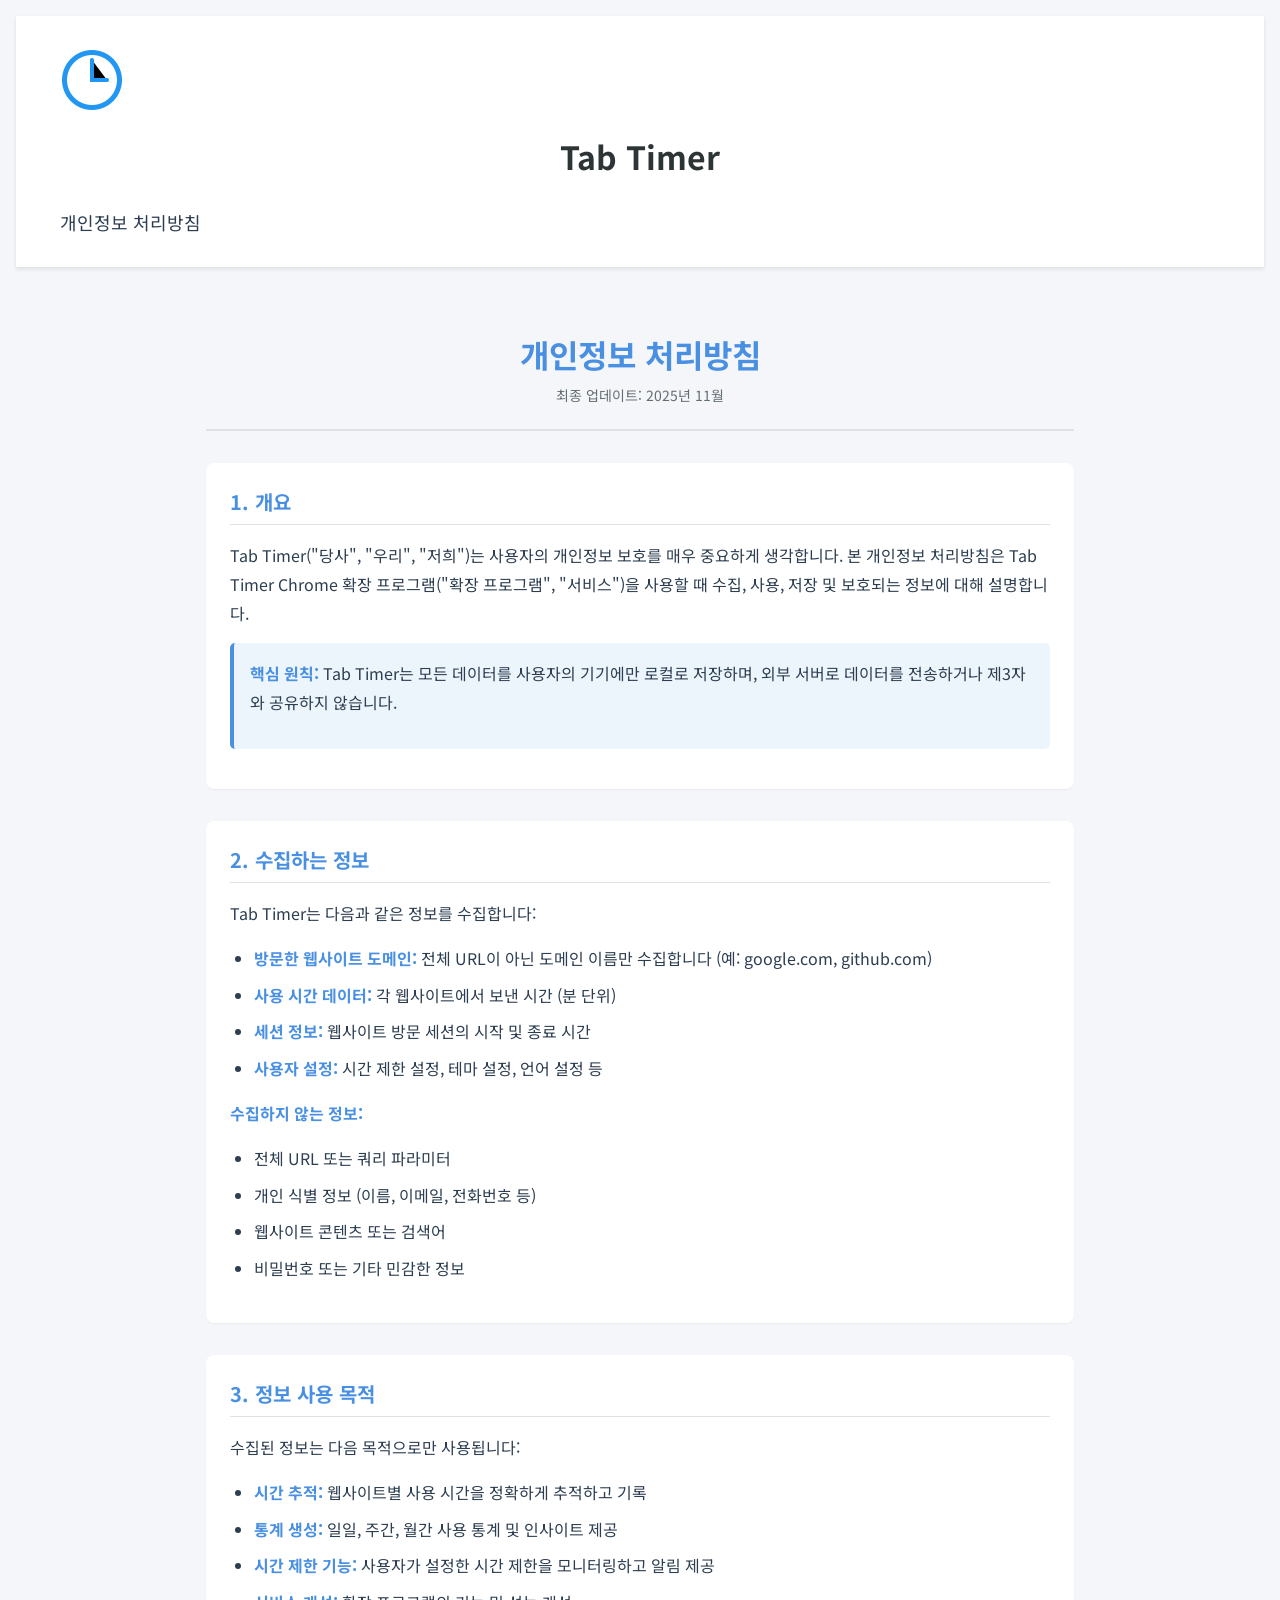
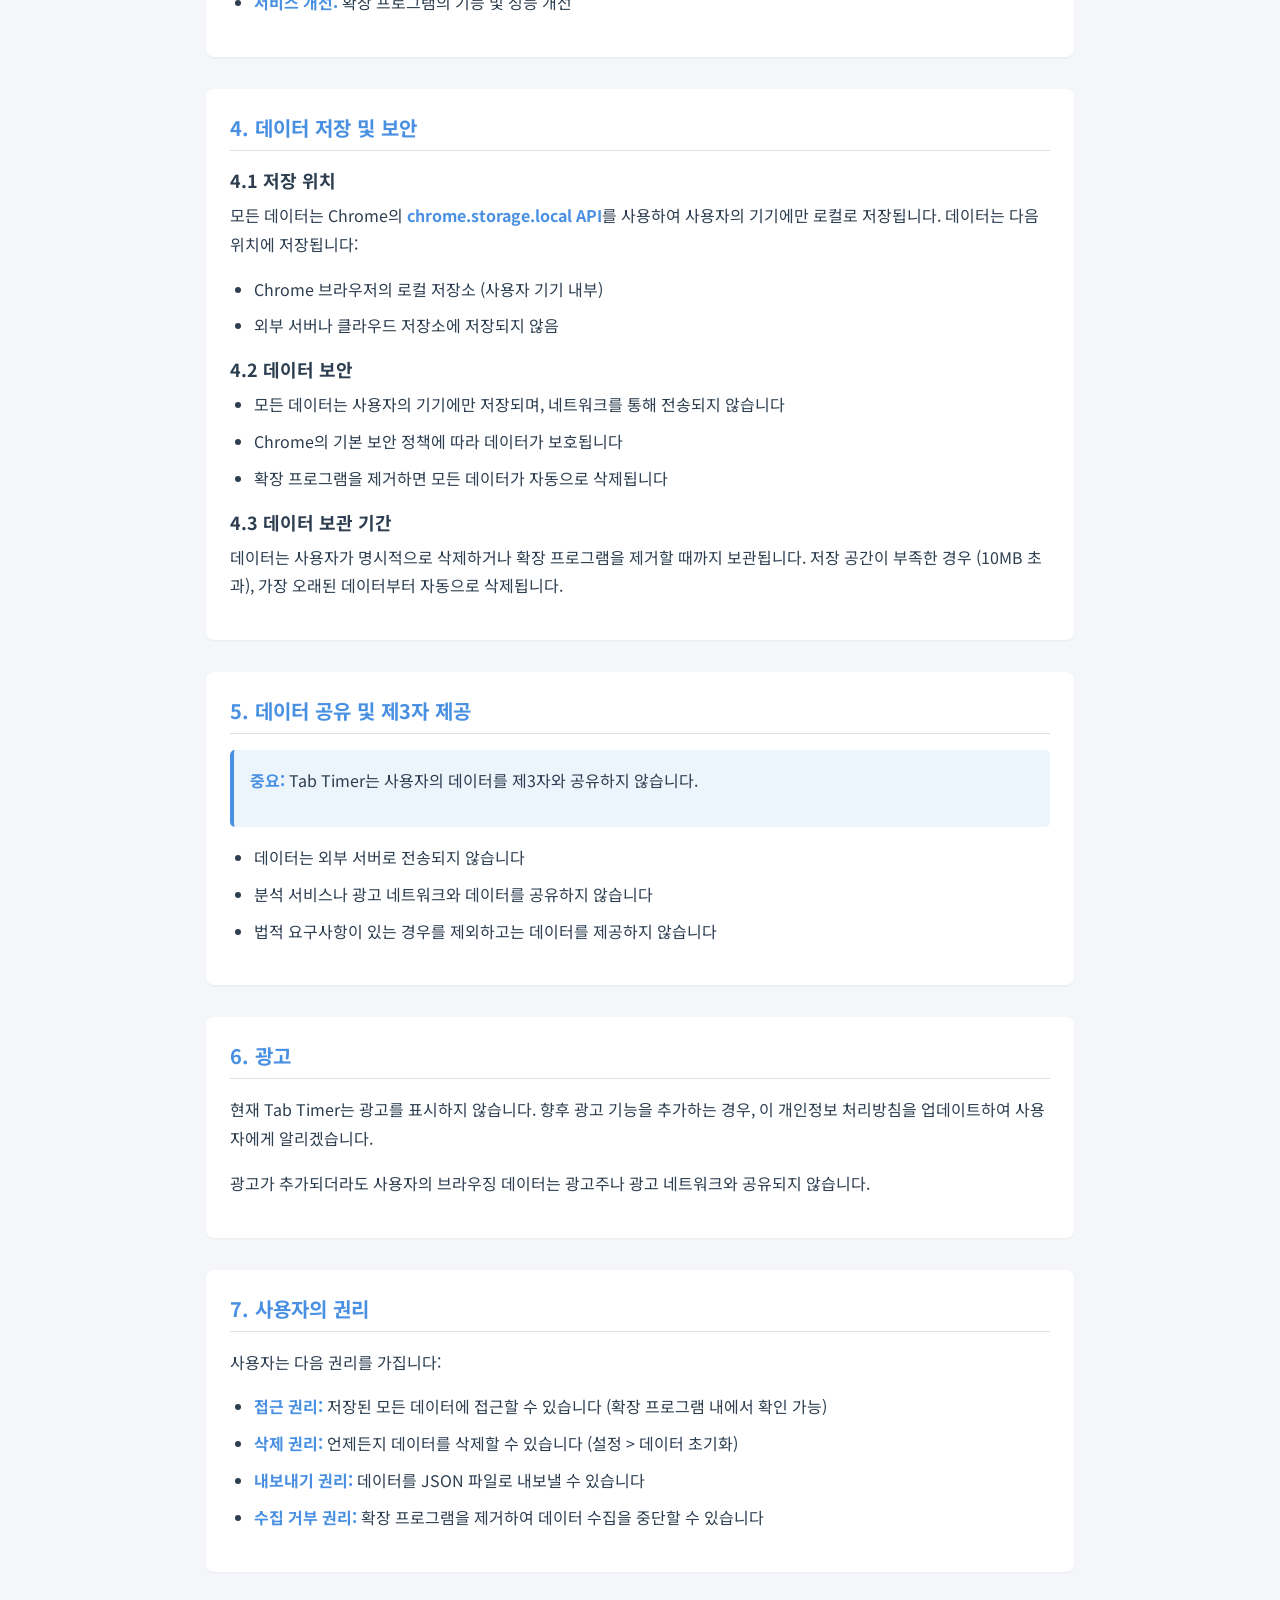
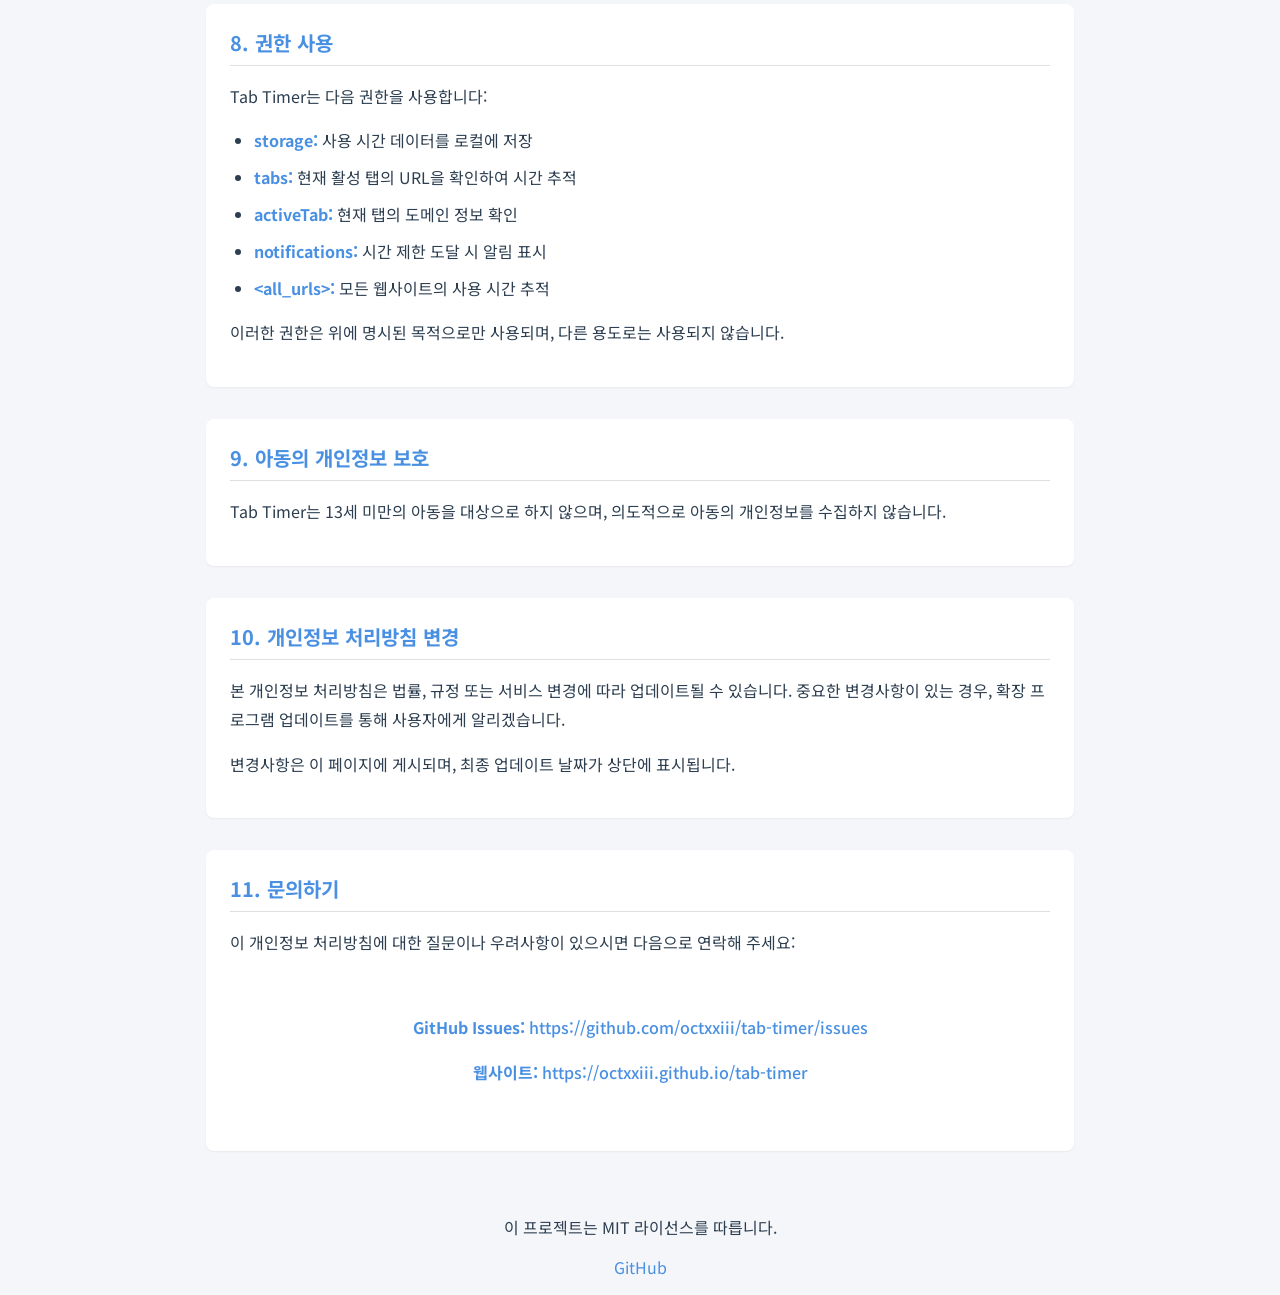
<file: index.html>
<!DOCTYPE html>
<html lang="ko">
<head>
    <meta charset="UTF-8">
    <meta name="viewport" content="width=device-width, initial-scale=1.0">
    <title>개인정보 처리방침 - Tab Timer</title>
    <link rel="preconnect" href="https://fonts.googleapis.com">
    <link rel="preconnect" href="https://fonts.gstatic.com" crossorigin>
    <link href="https://fonts.googleapis.com/css2?family=Noto+Sans+KR:wght@400;500;700&display=swap" rel="stylesheet">
    <link rel="stylesheet" href="styles.css">
    <style>
        .privacy-content {
            max-width: 900px;
            margin: 0 auto;
            padding: var(--spacing-xl) var(--spacing-md);
        }

        .privacy-header {
            text-align: center;
            margin-bottom: var(--spacing-xl);
            padding-bottom: var(--spacing-lg);
            border-bottom: 2px solid var(--color-border);
        }

        .privacy-header h1 {
            font-size: var(--font-size-3xl);
            color: var(--color-primary);
            margin-bottom: var(--spacing-sm);
        }

        .privacy-header .update-date {
            color: var(--color-text-secondary);
            font-size: var(--font-size-sm);
        }

        .privacy-section {
            margin-bottom: var(--spacing-xl);
            padding: var(--spacing-lg);
            background-color: var(--color-bg-card);
            border-radius: var(--border-radius-md);
            box-shadow: var(--shadow-sm);
        }

        .privacy-section h2 {
            font-size: var(--font-size-xl);
            color: var(--color-primary);
            margin-bottom: var(--spacing-md);
            padding-bottom: var(--spacing-sm);
            border-bottom: 1px solid var(--color-border);
        }

        .privacy-section h3 {
            font-size: var(--font-size-lg);
            color: var(--color-text-primary);
            margin-top: var(--spacing-md);
            margin-bottom: var(--spacing-sm);
        }

        .privacy-section p {
            margin-bottom: var(--spacing-md);
            line-height: 1.8;
            color: var(--color-text-primary);
        }

        .privacy-section ul,
        .privacy-section ol {
            margin-bottom: var(--spacing-md);
            padding-left: var(--spacing-lg);
            line-height: 1.8;
        }

        .privacy-section li {
            margin-bottom: var(--spacing-sm);
            color: var(--color-text-primary);
        }

        .privacy-section strong {
            color: var(--color-primary);
            font-weight: var(--font-weight-bold);
        }

        .highlight-box {
            background-color: rgba(74, 144, 226, 0.1);
            border-left: 4px solid var(--color-primary);
            padding: var(--spacing-md);
            margin: var(--spacing-md) 0;
            border-radius: var(--border-radius-sm);
        }

        .contact-info {
            background-color: var(--color-bg-card);
            padding: var(--spacing-lg);
            border-radius: var(--border-radius-md);
            margin-top: var(--spacing-xl);
            text-align: center;
        }

        .contact-info a {
            color: var(--color-primary);
            text-decoration: none;
            font-weight: var(--font-weight-medium);
        }

        .contact-info a:hover {
            text-decoration: underline;
        }

        .back-link {
            text-align: center;
            margin-top: var(--spacing-xl);
            padding-top: var(--spacing-lg);
            border-top: 1px solid var(--color-border);
        }

        .back-link a {
            color: var(--color-primary);
            text-decoration: none;
            font-weight: var(--font-weight-medium);
            display: inline-flex;
            align-items: center;
            gap: var(--spacing-sm);
        }

        .back-link a:hover {
            text-decoration: underline;
        }
    </style>
</head>
<body>
    <header>
        <div class="container">
            <img src="images/icon128.png" alt="Tab Timer Logo" class="logo">
            <h1>Tab Timer</h1>
            <p class="subtitle">개인정보 처리방침</p>
        </div>
    </header>

    <main class="container">
        <div class="privacy-content">
            <div class="privacy-header">
                <h1>개인정보 처리방침</h1>
                <p class="update-date">최종 업데이트: 2025년 11월</p>
            </div>

            <div class="privacy-section">
                <h2>1. 개요</h2>
                <p>
                    Tab Timer("당사", "우리", "저희")는 사용자의 개인정보 보호를 매우 중요하게 생각합니다. 
                    본 개인정보 처리방침은 Tab Timer Chrome 확장 프로그램("확장 프로그램", "서비스")을 사용할 때 
                    수집, 사용, 저장 및 보호되는 정보에 대해 설명합니다.
                </p>
                <div class="highlight-box">
                    <p><strong>핵심 원칙:</strong> Tab Timer는 모든 데이터를 사용자의 기기에만 로컬로 저장하며, 
                    외부 서버로 데이터를 전송하거나 제3자와 공유하지 않습니다.</p>
                </div>
            </div>

            <div class="privacy-section">
                <h2>2. 수집하는 정보</h2>
                <p>Tab Timer는 다음과 같은 정보를 수집합니다:</p>
                <ul>
                    <li><strong>방문한 웹사이트 도메인:</strong> 전체 URL이 아닌 도메인 이름만 수집합니다 (예: google.com, github.com)</li>
                    <li><strong>사용 시간 데이터:</strong> 각 웹사이트에서 보낸 시간 (분 단위)</li>
                    <li><strong>세션 정보:</strong> 웹사이트 방문 세션의 시작 및 종료 시간</li>
                    <li><strong>사용자 설정:</strong> 시간 제한 설정, 테마 설정, 언어 설정 등</li>
                </ul>
                <p><strong>수집하지 않는 정보:</strong></p>
                <ul>
                    <li>전체 URL 또는 쿼리 파라미터</li>
                    <li>개인 식별 정보 (이름, 이메일, 전화번호 등)</li>
                    <li>웹사이트 콘텐츠 또는 검색어</li>
                    <li>비밀번호 또는 기타 민감한 정보</li>
                </ul>
            </div>

            <div class="privacy-section">
                <h2>3. 정보 사용 목적</h2>
                <p>수집된 정보는 다음 목적으로만 사용됩니다:</p>
                <ul>
                    <li><strong>시간 추적:</strong> 웹사이트별 사용 시간을 정확하게 추적하고 기록</li>
                    <li><strong>통계 생성:</strong> 일일, 주간, 월간 사용 통계 및 인사이트 제공</li>
                    <li><strong>시간 제한 기능:</strong> 사용자가 설정한 시간 제한을 모니터링하고 알림 제공</li>
                    <li><strong>서비스 개선:</strong> 확장 프로그램의 기능 및 성능 개선</li>
                </ul>
            </div>

            <div class="privacy-section">
                <h2>4. 데이터 저장 및 보안</h2>
                <h3>4.1 저장 위치</h3>
                <p>
                    모든 데이터는 Chrome의 <strong>chrome.storage.local API</strong>를 사용하여 
                    사용자의 기기에만 로컬로 저장됩니다. 데이터는 다음 위치에 저장됩니다:
                </p>
                <ul>
                    <li>Chrome 브라우저의 로컬 저장소 (사용자 기기 내부)</li>
                    <li>외부 서버나 클라우드 저장소에 저장되지 않음</li>
                </ul>

                <h3>4.2 데이터 보안</h3>
                <ul>
                    <li>모든 데이터는 사용자의 기기에만 저장되며, 네트워크를 통해 전송되지 않습니다</li>
                    <li>Chrome의 기본 보안 정책에 따라 데이터가 보호됩니다</li>
                    <li>확장 프로그램을 제거하면 모든 데이터가 자동으로 삭제됩니다</li>
                </ul>

                <h3>4.3 데이터 보관 기간</h3>
                <p>
                    데이터는 사용자가 명시적으로 삭제하거나 확장 프로그램을 제거할 때까지 보관됩니다. 
                    저장 공간이 부족한 경우 (10MB 초과), 가장 오래된 데이터부터 자동으로 삭제됩니다.
                </p>
            </div>

            <div class="privacy-section">
                <h2>5. 데이터 공유 및 제3자 제공</h2>
                <div class="highlight-box">
                    <p><strong>중요:</strong> Tab Timer는 사용자의 데이터를 제3자와 공유하지 않습니다.</p>
                </div>
                <ul>
                    <li>데이터는 외부 서버로 전송되지 않습니다</li>
                    <li>분석 서비스나 광고 네트워크와 데이터를 공유하지 않습니다</li>
                    <li>법적 요구사항이 있는 경우를 제외하고는 데이터를 제공하지 않습니다</li>
                </ul>
            </div>

            <div class="privacy-section">
                <h2>6. 광고</h2>
                <p>
                    현재 Tab Timer는 광고를 표시하지 않습니다. 향후 광고 기능을 추가하는 경우, 
                    이 개인정보 처리방침을 업데이트하여 사용자에게 알리겠습니다.
                </p>
                <p>
                    광고가 추가되더라도 사용자의 브라우징 데이터는 광고주나 광고 네트워크와 공유되지 않습니다.
                </p>
            </div>

            <div class="privacy-section">
                <h2>7. 사용자의 권리</h2>
                <p>사용자는 다음 권리를 가집니다:</p>
                <ul>
                    <li><strong>접근 권리:</strong> 저장된 모든 데이터에 접근할 수 있습니다 (확장 프로그램 내에서 확인 가능)</li>
                    <li><strong>삭제 권리:</strong> 언제든지 데이터를 삭제할 수 있습니다 (설정 > 데이터 초기화)</li>
                    <li><strong>내보내기 권리:</strong> 데이터를 JSON 파일로 내보낼 수 있습니다</li>
                    <li><strong>수집 거부 권리:</strong> 확장 프로그램을 제거하여 데이터 수집을 중단할 수 있습니다</li>
                </ul>
            </div>

            <div class="privacy-section">
                <h2>8. 권한 사용</h2>
                <p>Tab Timer는 다음 권한을 사용합니다:</p>
                <ul>
                    <li><strong>storage:</strong> 사용 시간 데이터를 로컬에 저장</li>
                    <li><strong>tabs:</strong> 현재 활성 탭의 URL을 확인하여 시간 추적</li>
                    <li><strong>activeTab:</strong> 현재 탭의 도메인 정보 확인</li>
                    <li><strong>notifications:</strong> 시간 제한 도달 시 알림 표시</li>
                    <li><strong>&lt;all_urls&gt;:</strong> 모든 웹사이트의 사용 시간 추적</li>
                </ul>
                <p>이러한 권한은 위에 명시된 목적으로만 사용되며, 다른 용도로는 사용되지 않습니다.</p>
            </div>

            <div class="privacy-section">
                <h2>9. 아동의 개인정보 보호</h2>
                <p>
                    Tab Timer는 13세 미만의 아동을 대상으로 하지 않으며, 
                    의도적으로 아동의 개인정보를 수집하지 않습니다.
                </p>
            </div>

            <div class="privacy-section">
                <h2>10. 개인정보 처리방침 변경</h2>
                <p>
                    본 개인정보 처리방침은 법률, 규정 또는 서비스 변경에 따라 업데이트될 수 있습니다. 
                    중요한 변경사항이 있는 경우, 확장 프로그램 업데이트를 통해 사용자에게 알리겠습니다.
                </p>
                <p>
                    변경사항은 이 페이지에 게시되며, 최종 업데이트 날짜가 상단에 표시됩니다.
                </p>
            </div>

            <div class="privacy-section">
                <h2>11. 문의하기</h2>
                <p>이 개인정보 처리방침에 대한 질문이나 우려사항이 있으시면 다음으로 연락해 주세요:</p>
                <div class="contact-info">
                    <p><strong>GitHub Issues:</strong> <a href="https://github.com/octxxiii/tab-timer/issues" target="_blank">https://github.com/octxxiii/tab-timer/issues</a></p>
                    <p><strong>웹사이트:</strong> <a href="https://octxxiii.github.io/tab-timer" target="_blank">https://octxxiii.github.io/tab-timer</a></p>
                </div>
            </div>
        </div>
    </main>

    <footer class="container">
        <p>이 프로젝트는 MIT 라이선스를 따릅니다.</p>
        <div class="links">
            <a href="https://github.com/octxxiii/tab-timer">GitHub</a>
        </div>
    </footer>
</body>
</html>
</file>
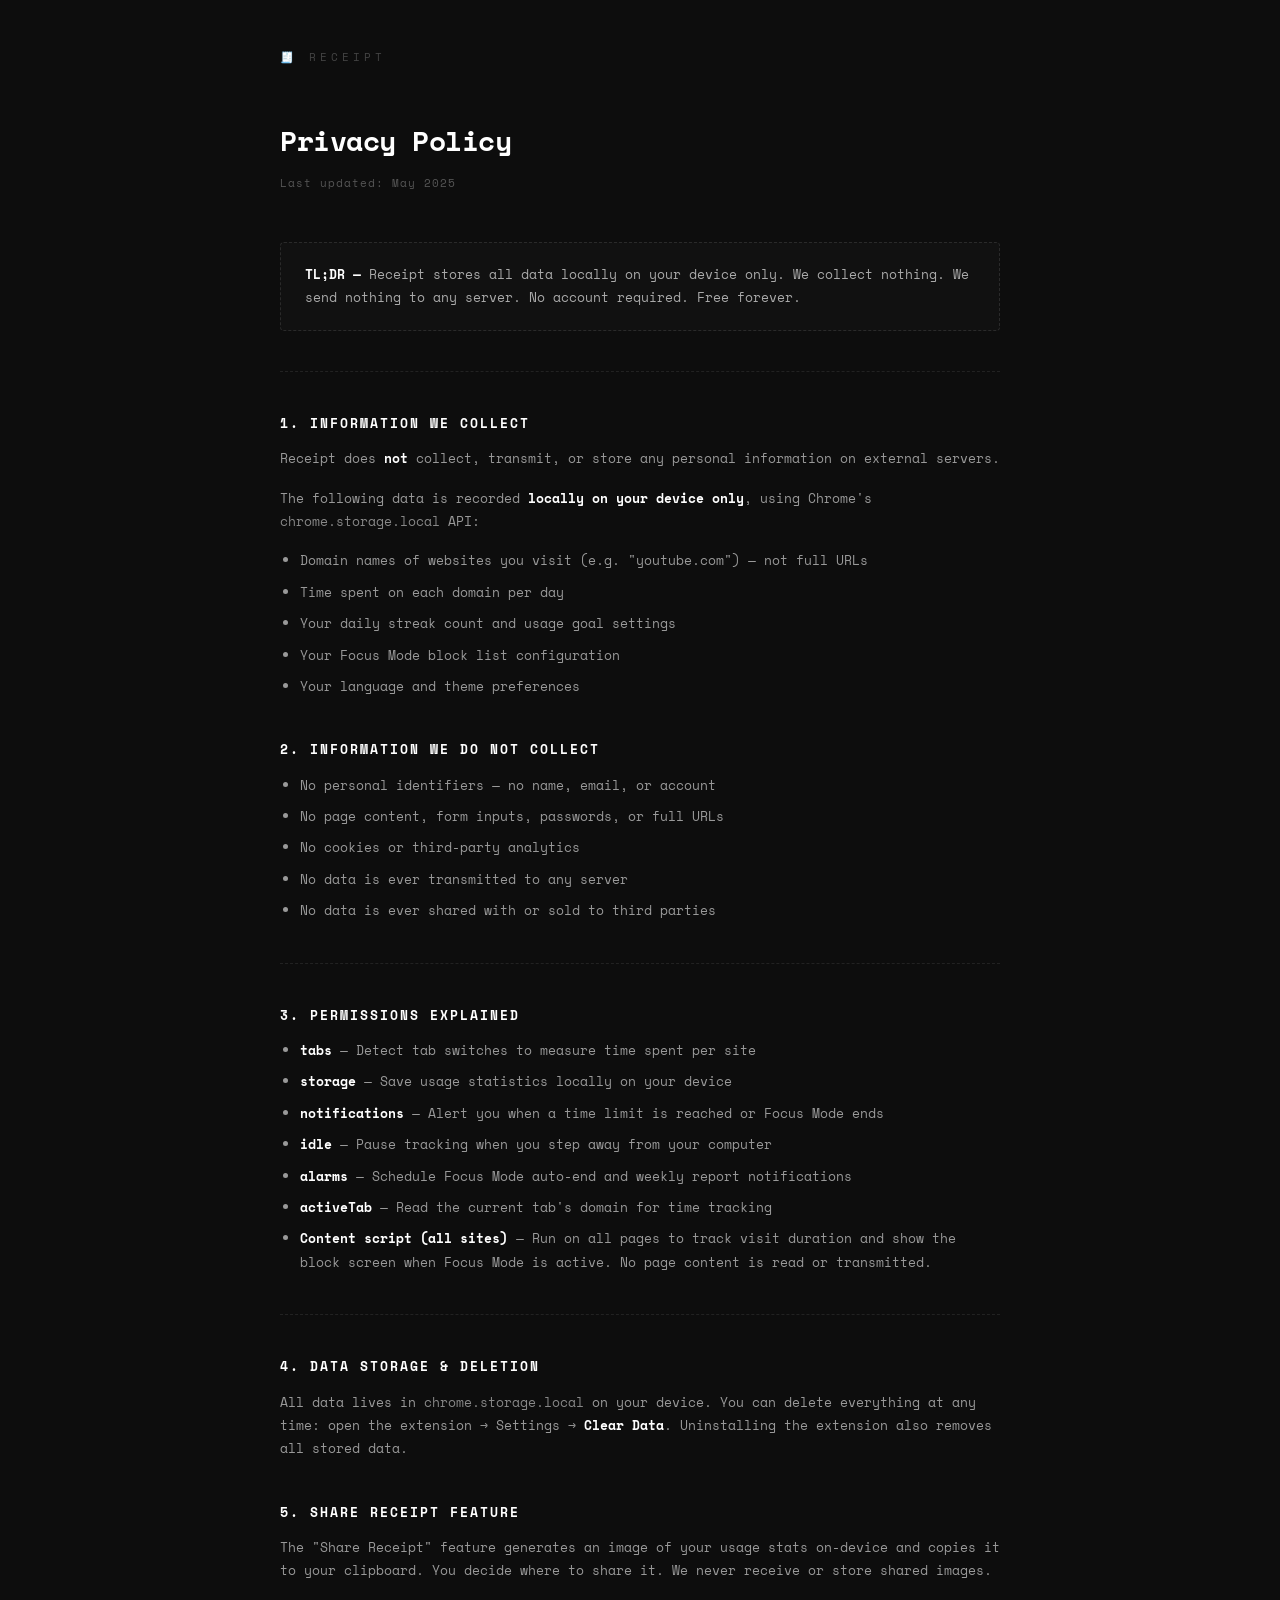
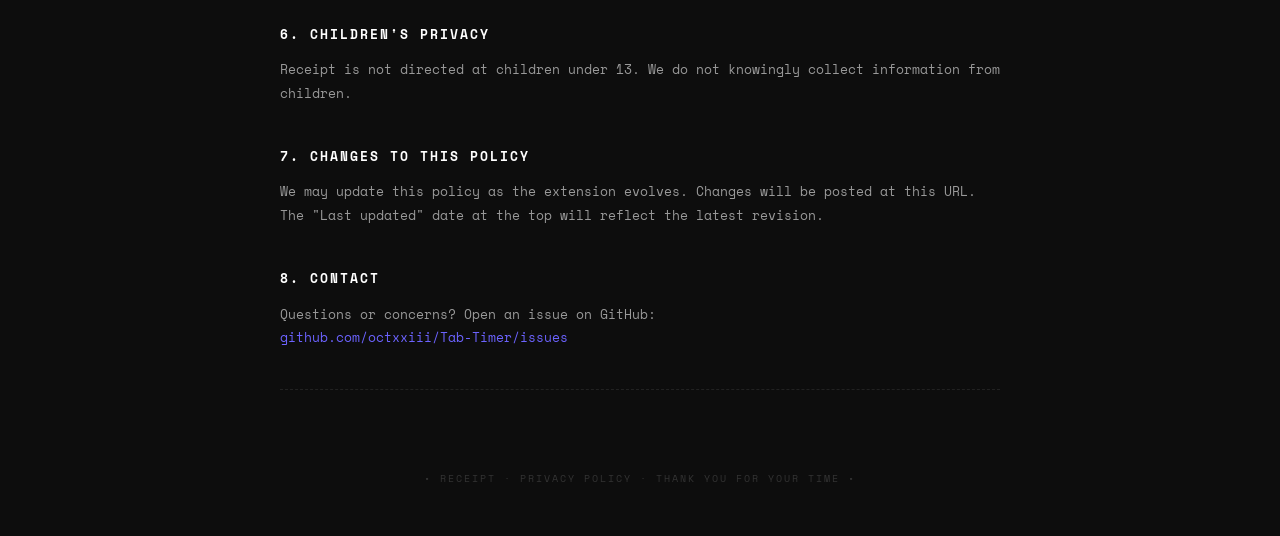
<file: privacy.html>
<!DOCTYPE html>
<html lang="en">
<head>
  <meta charset="UTF-8">
  <meta name="viewport" content="width=device-width, initial-scale=1.0">
  <title>Privacy Policy — Receipt</title>
  <style>
    * { box-sizing: border-box; margin: 0; padding: 0; }
    body {
      font-family: 'Space Mono', 'Courier New', monospace;
      background: #0d0d0d;
      color: #ccc;
      line-height: 1.8;
      padding: 48px 24px;
    }
    .container { max-width: 720px; margin: 0 auto; }
    .brand { font-size: 11px; letter-spacing: 4px; color: #444; margin-bottom: 48px; }
    h1 { font-size: 28px; color: #fff; margin-bottom: 8px; letter-spacing: -0.5px; }
    .updated { font-size: 11px; color: #555; margin-bottom: 48px; letter-spacing: 1px; }
    h2 { font-size: 13px; color: #fff; letter-spacing: 2px; margin: 40px 0 12px; text-transform: uppercase; }
    p { color: #999; font-size: 13px; margin-bottom: 16px; }
    ul { color: #999; font-size: 13px; padding-left: 20px; margin-bottom: 16px; }
    li { margin-bottom: 8px; }
    hr { border: none; border-top: 1px dashed #222; margin: 40px 0; }
    a { color: #6c63ff; text-decoration: none; }
    a:hover { text-decoration: underline; }
    .highlight {
      background: #111; border: 1px dashed #2a2a2a; border-radius: 4px;
      padding: 20px 24px; margin: 20px 0; font-size: 13px; color: #aaa;
    }
    code { font-family: 'Space Mono', monospace; color: #888; }
    footer { margin-top: 80px; font-size: 10px; color: #333; letter-spacing: 2px; text-align: center; }
  </style>
  <link href="https://fonts.googleapis.com/css2?family=Space+Mono&display=swap" rel="stylesheet">
</head>
<body>
<div class="container">

  <div class="brand">🧾 RECEIPT</div>

  <h1>Privacy Policy</h1>
  <div class="updated">Last updated: May 2025</div>

  <div class="highlight">
    <strong style="color:#fff;">TL;DR —</strong>
    Receipt stores all data locally on your device only. We collect nothing. We send nothing to any server. No account required. Free forever.
  </div>

  <hr>

  <h2>1. Information We Collect</h2>
  <p>Receipt does <strong style="color:#fff;">not</strong> collect, transmit, or store any personal information on external servers.</p>
  <p>The following data is recorded <strong style="color:#fff;">locally on your device only</strong>, using Chrome's <code>chrome.storage.local</code> API:</p>
  <ul>
    <li>Domain names of websites you visit (e.g. "youtube.com") — not full URLs</li>
    <li>Time spent on each domain per day</li>
    <li>Your daily streak count and usage goal settings</li>
    <li>Your Focus Mode block list configuration</li>
    <li>Your language and theme preferences</li>
  </ul>

  <h2>2. Information We Do Not Collect</h2>
  <ul>
    <li>No personal identifiers — no name, email, or account</li>
    <li>No page content, form inputs, passwords, or full URLs</li>
    <li>No cookies or third-party analytics</li>
    <li>No data is ever transmitted to any server</li>
    <li>No data is ever shared with or sold to third parties</li>
  </ul>

  <hr>

  <h2>3. Permissions Explained</h2>
  <ul>
    <li><strong style="color:#fff;">tabs</strong> — Detect tab switches to measure time spent per site</li>
    <li><strong style="color:#fff;">storage</strong> — Save usage statistics locally on your device</li>
    <li><strong style="color:#fff;">notifications</strong> — Alert you when a time limit is reached or Focus Mode ends</li>
    <li><strong style="color:#fff;">idle</strong> — Pause tracking when you step away from your computer</li>
    <li><strong style="color:#fff;">alarms</strong> — Schedule Focus Mode auto-end and weekly report notifications</li>
    <li><strong style="color:#fff;">activeTab</strong> — Read the current tab's domain for time tracking</li>
    <li><strong style="color:#fff;">Content script (all sites)</strong> — Run on all pages to track visit duration and show the block screen when Focus Mode is active. No page content is read or transmitted.</li>
  </ul>

  <hr>

  <h2>4. Data Storage & Deletion</h2>
  <p>All data lives in <code>chrome.storage.local</code> on your device. You can delete everything at any time: open the extension → Settings → <strong style="color:#fff;">Clear Data</strong>. Uninstalling the extension also removes all stored data.</p>

  <h2>5. Share Receipt Feature</h2>
  <p>The "Share Receipt" feature generates an image of your usage stats on-device and copies it to your clipboard. You decide where to share it. We never receive or store shared images.</p>

  <h2>6. Children's Privacy</h2>
  <p>Receipt is not directed at children under 13. We do not knowingly collect information from children.</p>

  <h2>7. Changes to This Policy</h2>
  <p>We may update this policy as the extension evolves. Changes will be posted at this URL. The "Last updated" date at the top will reflect the latest revision.</p>

  <h2>8. Contact</h2>
  <p>Questions or concerns? Open an issue on GitHub:<br>
  <a href="https://github.com/octxxiii/Tab-Timer/issues">github.com/octxxiii/Tab-Timer/issues</a></p>

  <hr>

  <footer>• RECEIPT · PRIVACY POLICY · THANK YOU FOR YOUR TIME •</footer>

</div>
</body>
</html>
</file>
<file: styles.css>
/* Import design system variables */
@import url('variables.css');

* {
    margin: 0;
    padding: 0;
    box-sizing: border-box;
}

body {
    font-family: var(--font-family-primary);
    margin: 0;
    padding: var(--spacing-md);
    background-color: var(--color-bg-primary);
    color: var(--color-text-primary);
}

.container {
    max-width: var(--container-max-width);
    margin: 0 auto;
    padding: 0 var(--container-padding);
}

header {
    background-color: var(--color-bg-secondary);
    box-shadow: var(--shadow-md);
    padding: var(--spacing-xl) 0;
    margin-bottom: var(--spacing-xl);
}

.logo {
    width: 64px;
    height: 64px;
    margin-bottom: 1rem;
}

h1 {
    color: #2d3436;
    text-align: center;
    margin-bottom: 30px;
}

.subtitle {
    font-size: var(--font-size-lg);
    color: var(--color-secondary);
}

section {
    background: var(--color-bg-card);
    border-radius: var(--border-radius-lg);
    padding: var(--spacing-md);
    margin-bottom: var(--spacing-md);
    box-shadow: var(--shadow-md);
}

h2 {
    color: var(--color-accent-blue);
    margin-bottom: var(--spacing-md);
}

h3 {
    color: var(--color-text-secondary);
    margin-bottom: var(--spacing-lg);
}

ul, ol {
    padding-left: 1.5rem;
    margin-bottom: 1rem;
}

li {
    margin-bottom: 0.5rem;
}

.usage-section {
    margin-bottom: 2rem;
}

.usage-section:last-child {
    margin-bottom: 0;
}

footer {
    text-align: center;
    padding: var(--spacing-xl) 0;
    color: var(--color-secondary);
}

.links {
    margin-top: 1rem;
}

.links a {
    color: var(--color-primary);
    text-decoration: none;
    margin: 0 var(--spacing-md);
    transition: color var(--transition-fast);
}

.links a:hover {
    text-decoration: underline;
    color: var(--color-primary-dark);
}

#dashboard {
    max-width: 1200px;
    margin: 0 auto;
    padding: 20px;
}

.total-time {
    background: var(--color-bg-tertiary);
    padding: var(--spacing-lg);
    border-radius: var(--border-radius-md);
    margin-bottom: var(--spacing-md);
}

.top-sites ul {
    list-style: none;
    padding: 0;
}

.top-sites li {
    display: flex;
    justify-content: space-between;
    padding: var(--spacing-sm);
    border-bottom: var(--border-width) solid var(--color-border-light);
}

.domain {
    font-weight: var(--font-weight-medium);
}

.time {
    color: var(--color-text-secondary);
}

#wellbeing-metrics {
    display: grid;
    grid-template-columns: repeat(auto-fit, minmax(250px, 1fr));
    gap: 20px;
    margin-bottom: 30px;
}

.metric {
    text-align: center;
    padding: var(--spacing-md);
    background: var(--color-bg-tertiary);
    border-radius: var(--border-radius-md);
}

.metric div {
    font-size: var(--font-size-3xl);
    font-weight: var(--font-weight-bold);
    color: var(--color-accent-blue);
}

#wellbeing-tips ul {
    list-style: none;
    padding: 0;
}

#wellbeing-tips li {
    padding: var(--spacing-sm);
    margin-bottom: var(--spacing-sm);
    background: rgba(74, 144, 226, 0.1);
    border-radius: var(--border-radius-sm);
}

.current-limits ul {
    list-style: none;
    padding: 0;
}

.current-limits li {
    display: flex;
    justify-content: space-between;
    padding: var(--spacing-sm);
    border-bottom: var(--border-width) solid var(--color-border-light);
}

.limit {
    color: var(--color-accent-orange);
    font-weight: var(--font-weight-medium);
}

.button {
    display: inline-block;
    padding: var(--spacing-sm) var(--spacing-lg);
    background-color: var(--color-primary);
    color: white;
    text-decoration: none;
    border-radius: var(--border-radius-md);
    font-weight: var(--font-weight-medium);
    transition: all var(--transition-fast);
    margin-top: var(--spacing-sm);
}

.button:hover {
    background-color: var(--color-primary-dark);
    transform: translateY(-1px);
    box-shadow: var(--shadow-md);
}

.dashboard-link {
    text-align: center;
    padding: var(--spacing-xl);
}

.dashboard-link h2 {
    margin-bottom: var(--spacing-md);
}

.dashboard-link p {
    margin-bottom: var(--spacing-md);
    color: var(--color-text-secondary);
}

@media (max-width: 768px) {
    .container {
        padding: 0 var(--container-padding-mobile);
    }

    h1 {
        font-size: var(--font-size-3xl);
    }

    section {
        padding: var(--spacing-lg);
    }
}
</file>
